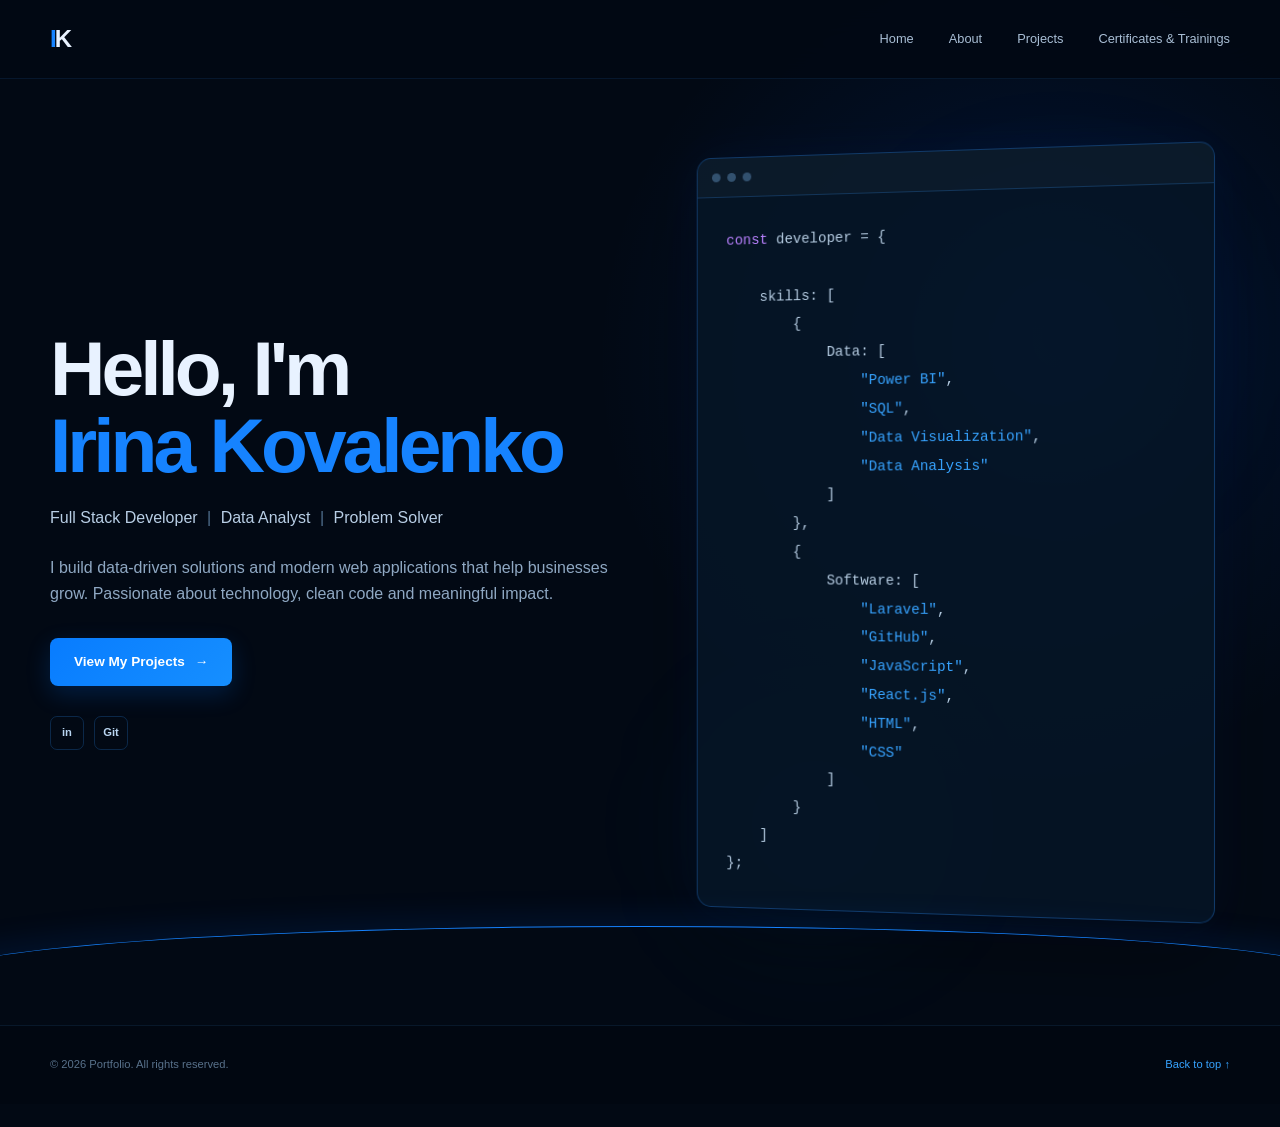
<file: index.html>
<!doctype html>
<html lang="en">
    <head>
        <meta charset="UTF-8" />
        <meta name="viewport" content="width=device-width, initial-scale=1.0" />
        <script type="module" src="/js/loadHeader.js"></script>
        <script type="module" src="/js/loadFooter.js"></script>

        <title>Portfolio</title>

        <link rel="stylesheet" href="/styles.css" />
    </head>

    <body>
        <div id="header"></div>

        <main>
            <section id="home" class="hero section">
                <div class="container hero-grid">
                    <div class="hero-content">
                        <h1>
                            Hello, I'm
                            <span>Irina Kovalenko</span>
                        </h1>

                        <h2>
                            Full Stack Developer
                            <span>|</span>
                            Data Analyst
                            <span>|</span>
                            Problem Solver
                        </h2>

                        <p class="hero-description">
                            I build data-driven solutions and modern web
                            applications that help businesses grow. Passionate
                            about technology, clean code and meaningful impact.
                        </p>

                        <div class="hero-buttons">
                            <a href="pages/projects/" class="btn btn-primary">
                                View My Projects
                                <span>→</span>
                            </a>
                        </div>

                        <div class="social-links">
                            <a
                                href="https://www.linkedin.com/in/irina--kovalenko/"
                                target="_blank"
                                aria-label="LinkedIn"
                                >in</a
                            >
                            <a
                                href="https://github.com/irkovalenko"
                                target="_blank"
                                aria-label="GitHub"
                                >Git</a
                            >
                        </div>
                    </div>

                    <div class="hero-visual">
                        <div class="glow glow-one"></div>
                        <div class="glow glow-two"></div>

                        <div class="code-card">
                            <div class="code-header">
                                <span></span>
                                <span></span>
                                <span></span>
                            </div>

                            <div class="code-content">
                                <pre><code><span class="code-purple">const</span> developer = {

    skills: [
        {
            Data: [
                <span class="code-blue">"Power BI"</span>,
                <span class="code-blue">"SQL"</span>,
                <span class="code-blue">"Data Visualization"</span>,
                <span class="code-blue">"Data Analysis"</span>
            ]
        },
        {
            Software: [
                <span class="code-blue">"Laravel"</span>,
                <span class="code-blue">"GitHub"</span>,
                <span class="code-blue">"JavaScript"</span>,
                <span class="code-blue">"React.js"</span>,
                <span class="code-blue">"HTML"</span>,
                <span class="code-blue">"CSS"</span>
            ]
        }
    ]
};</code></pre>
                            </div>
                        </div>
                    </div>
                </div>

                <div class="hero-wave"></div>
            </section>
                    </div>
                </div>
            </section>
        </main>

        <div id="footer"></div>
    </body>
</html>
</file>
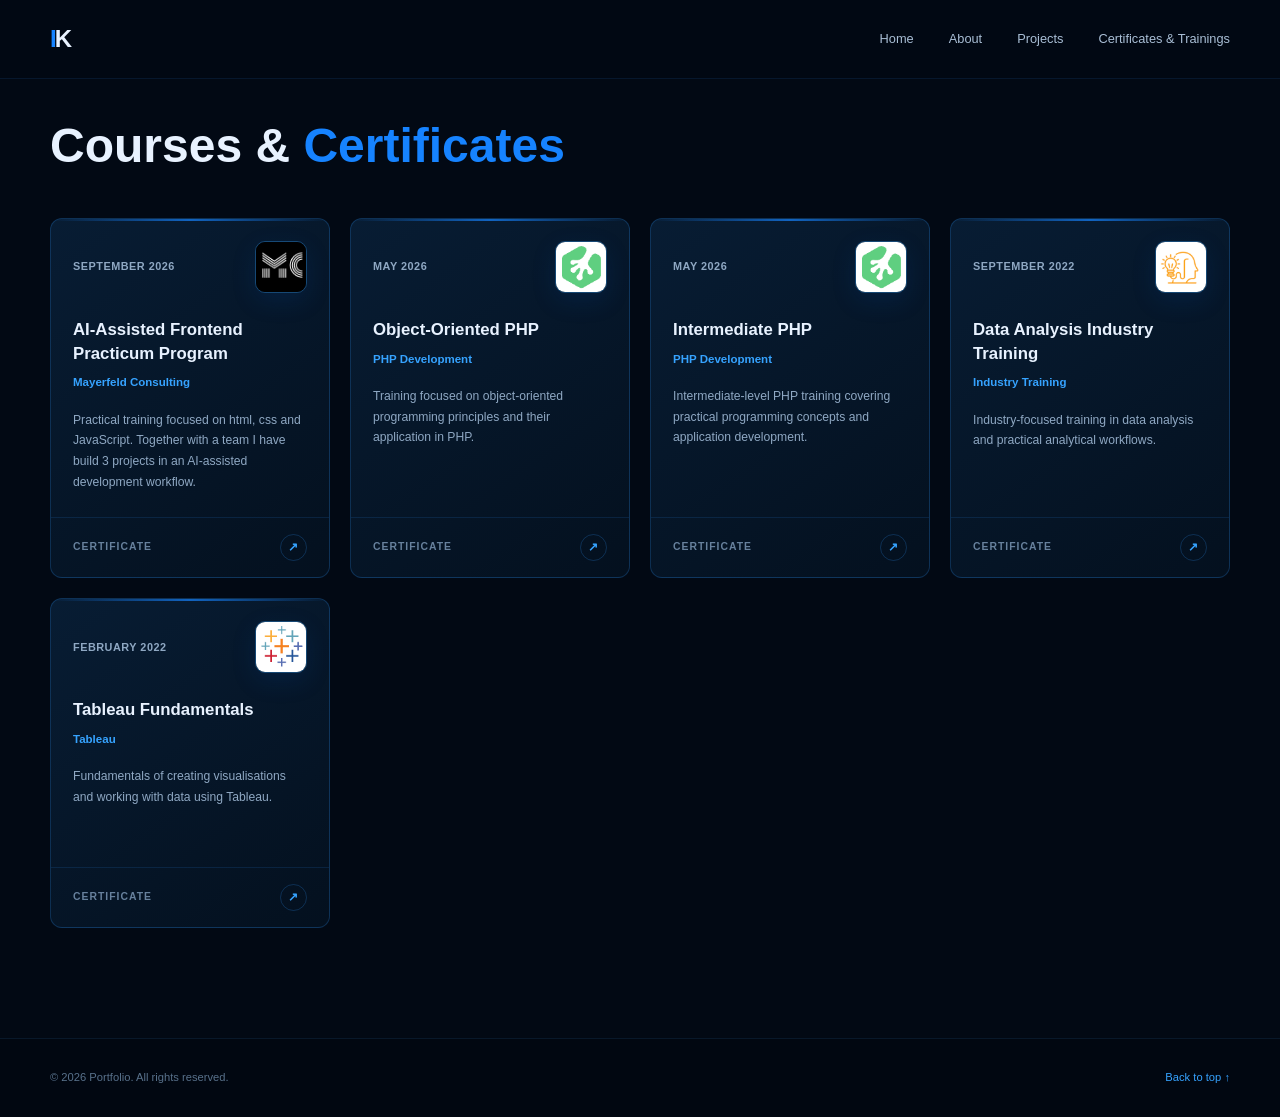
<file: pages/certificates/index.html>
<!doctype html>
<html lang="en">
    <head>
        <meta charset="UTF-8" />
        <meta name="viewport" content="width=device-width, initial-scale=1.0" />
        <script type="module" src="../../../js/loadHeader.js"></script>
        <script type="module" src="../../../js/loadFooter.js"></script>
        <title>Certificates</title>

        <link rel="stylesheet" href="../../../styles.css" />
    </head>

    <body>
        <div id="header"></div>
        <main>
            <div class="section">
                <div class="container">
                    <div class="section-heading">
                        <h2>Courses & <span>Certificates</span></h2>
                    </div>

                    <div class="course-grid"></div>
                </div>
            </div>
        </main>
        <div id="footer"></div>
        <script type="module">
            import { createCourseCard } from '../../../js/components/courseCard.js';
            import { courses } from '../../../js/data/courses.js';

            const courseGrid = document.querySelector('.course-grid');

            courseGrid.innerHTML = courses.map(createCourseCard).join('');
        </script>
    </body>
</html>
</file>
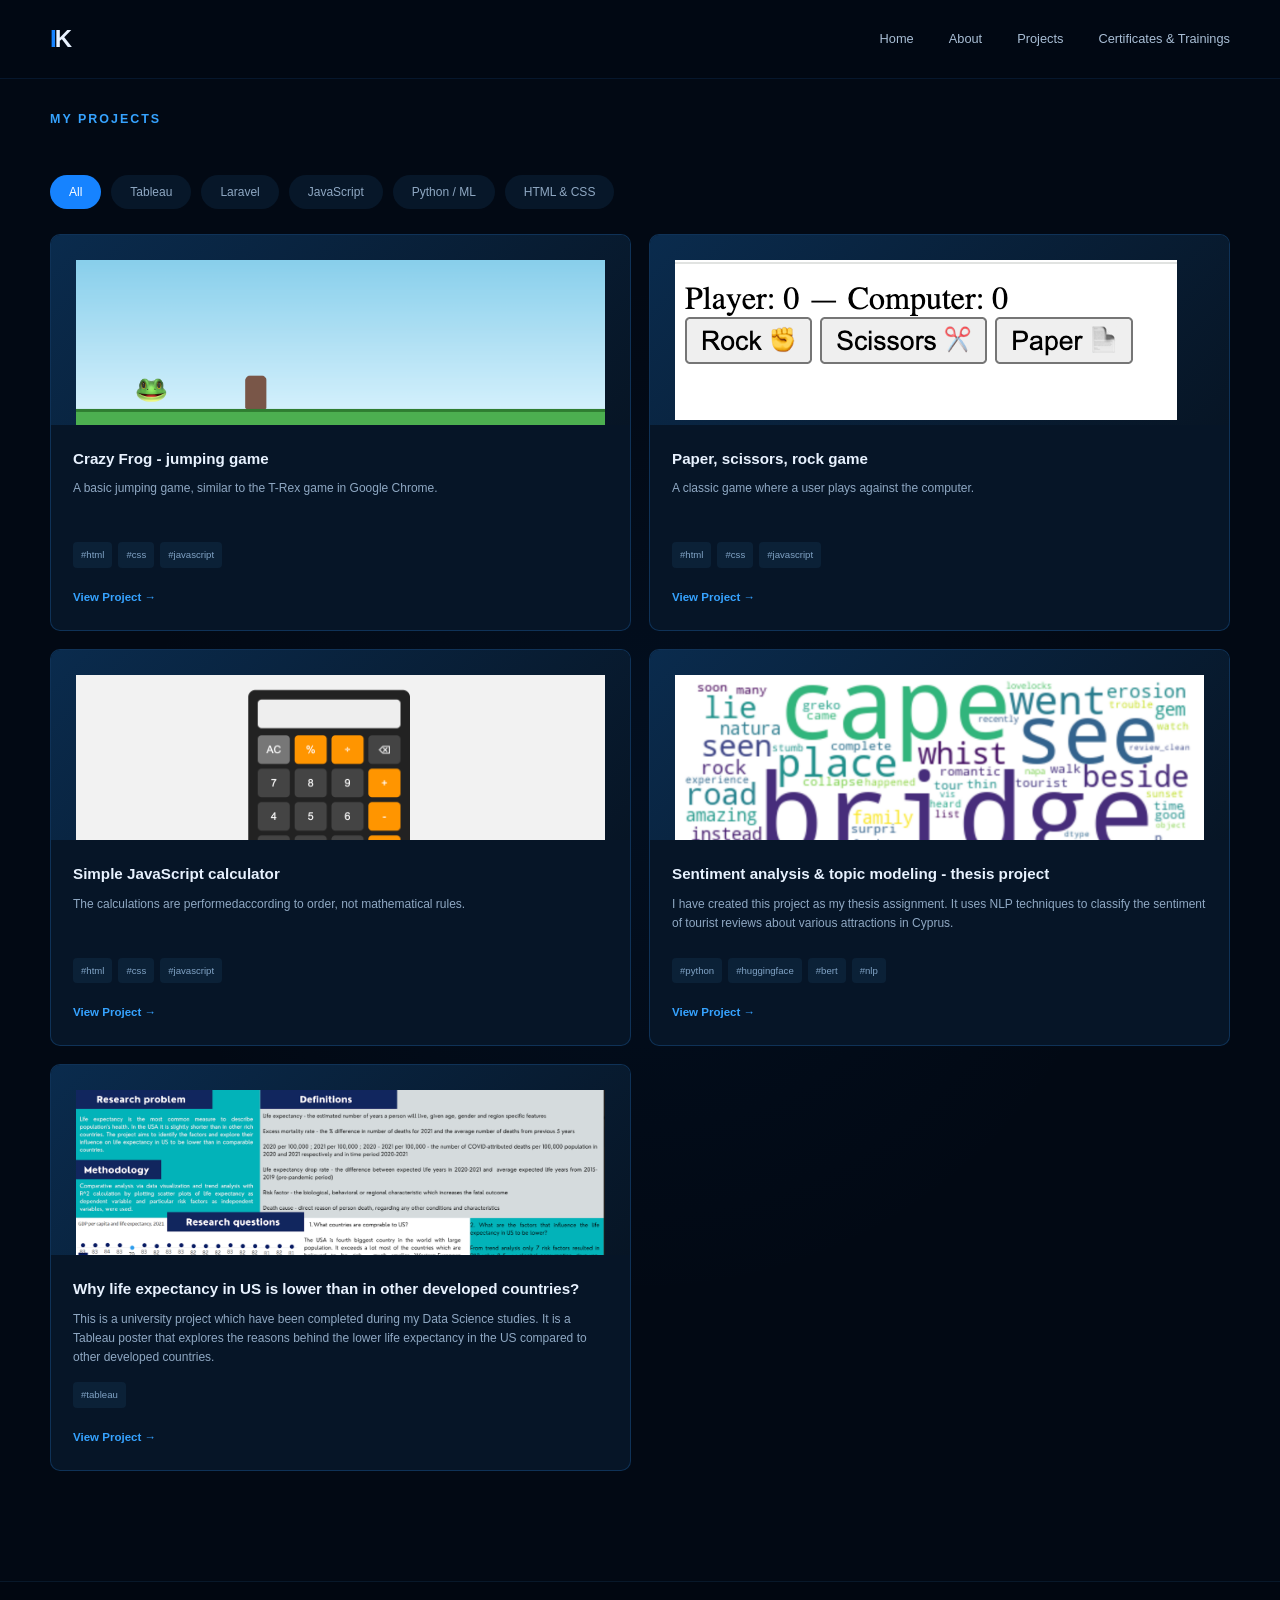
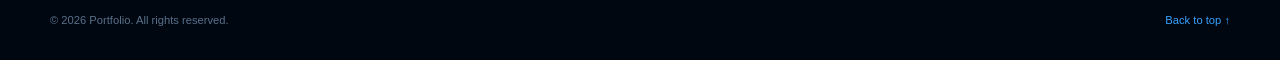
<file: pages/projects/index.html>
<!doctype html>
<html lang="en">

<head>
    <meta charset="UTF-8" />
    <meta name="viewport" content="width=device-width, initial-scale=1.0" />
    <script type="module" src="../../../js/loadHeader.js"></script>
    <script type="module" src="../../../js/loadFooter.js"></script>
    <title>Projects</title>

    <link rel="stylesheet" href="../../../styles.css" />
</head>

<body>
    <div id="header"></div>
    <main>
        <section id="projects" class="section projects-section">
            <div class="container">
                <div class="section-heading">
                    <p class="eyebrow">MY PROJECTS</p>
                </div>

                <div class="project-filters">
                    <button class="active" data-filter="all">All</button>
                    <button data-filter="tableau">Tableau</button>
                    <button data-filter="laravel">Laravel</button>
                    <button data-filter="javascript">JavaScript</button>
                    <button data-filter="python">Python / ML</button>
                    <button data-filter="html"> HTML & CSS</button>
                </div>
                <div class="category-grid"></div>
            </div>
            </div>
    </main>
    <div id="footer"></div>
    <script type="module">
        import { createProjectCard } from '../../../js/components/projectCard.js';
        import { projects } from '../../../js/data/projects.js';

        const projectGrid = document.querySelector('.category-grid');
        const filterContainer = document.querySelector('.project-filters');
        const filterButtons = filterContainer.querySelectorAll('button');
        const filterMap = {
            'Python / ML': ['python', 'ml', 'machine learning'],
            'HTML & CSS': ['html', 'css'],
            'JavaScript': ['javascript', 'js'],
            'Tableau': ['tableau'],
            'Laravel': ['laravel', 'php'],
        };

        function renderProjects(list) {
        projectGrid.innerHTML = list.length
            ? list.map(createProjectCard).join('')
            : '<p>No projects in this category yet.</p>';
    }

        function filterProjects(filter) {
            if (filter === 'all') return projects;
            const matches = filterMap[filter] ?? [filter];
            return projects.filter((p) => p.stack.some((tag) => matches.includes(tag)));
        }

        filterContainer.addEventListener('click', (e) => {
            const button = e.target.closest('button');
            if (!button) return;

            // update active state
            filterButtons.forEach((btn) => btn.classList.remove('active'));
            button.classList.add('active');

            // filter + render
            renderProjects(filterProjects(button.dataset.filter));
        });

        // initial render
        renderProjects(projects);
    </script>
</body>

</html>
</file>
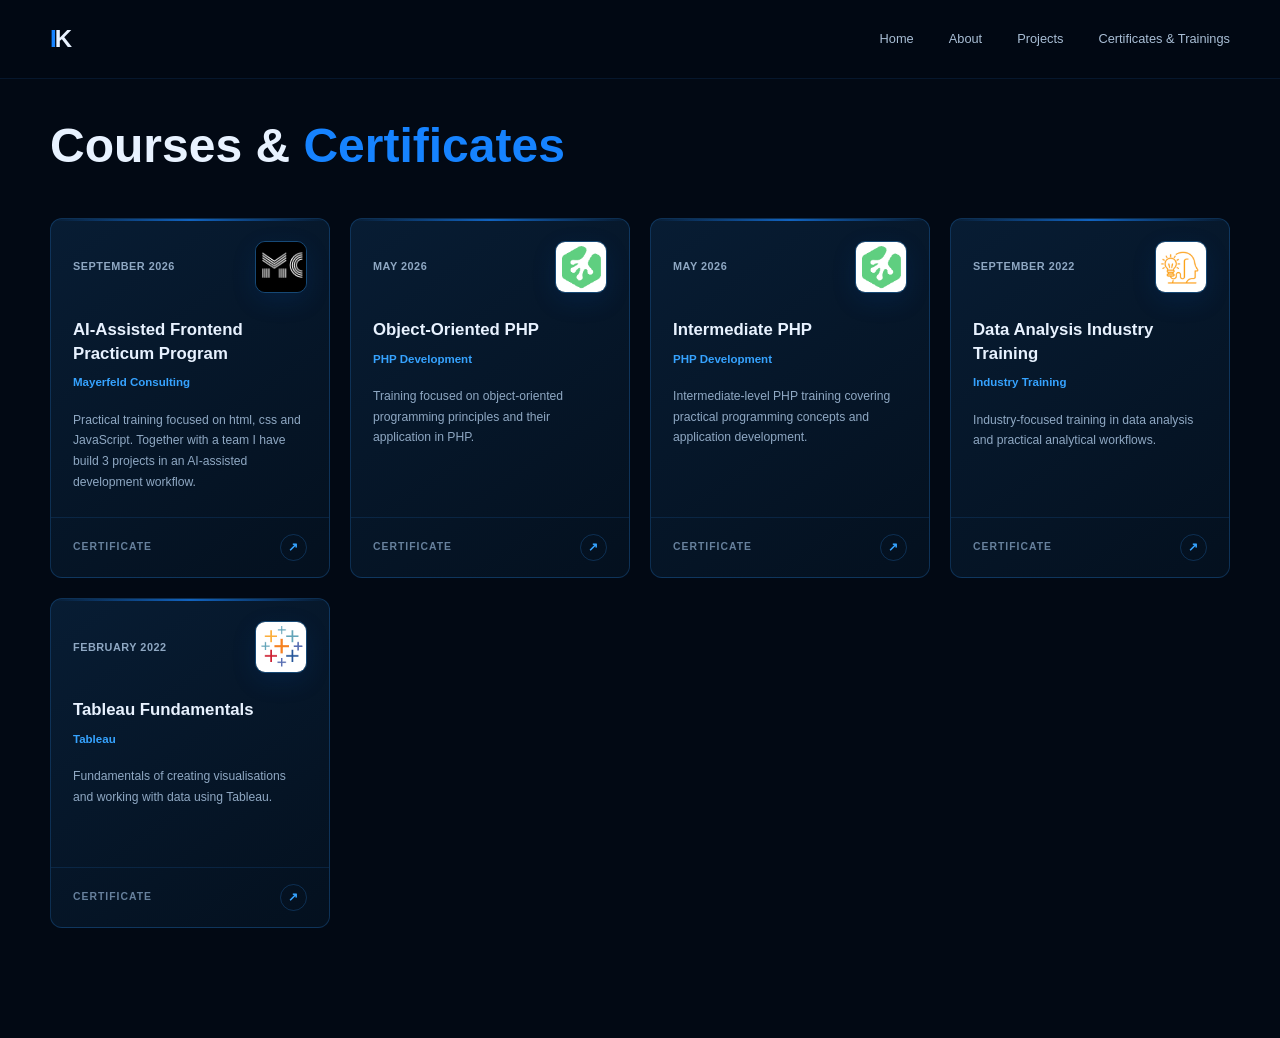
<file: pages/certificates_and_trainings.html>
<!doctype html>
<html lang="en">
    <head>
        <meta charset="UTF-8" />
        <meta name="viewport" content="width=device-width, initial-scale=1.0" />
        <script type="module" src="../../js/loadHeader.js"></script>
        <title>Certificates</title>

        <link rel="stylesheet" href="../../styles.css" />
    </head>

    <body>
        <div id="header"></div>
        <main>
            <div class="section">
                <div class="container">
                    <div class="section-heading">
                        <h2>Courses & <span>Certificates</span></h2>
                    </div>

                    <div class="course-grid"></div>
                </div>
            </div>
        </main>
        <script type="module">
            import { createCourseCard } from '../../js/components/courseCard.js';
            import { courses } from '../../js/data/courses.js';

            const courseGrid = document.querySelector('.course-grid');

            courseGrid.innerHTML = courses.map(createCourseCard).join('');
        </script>
    </body>
</html>
</file>
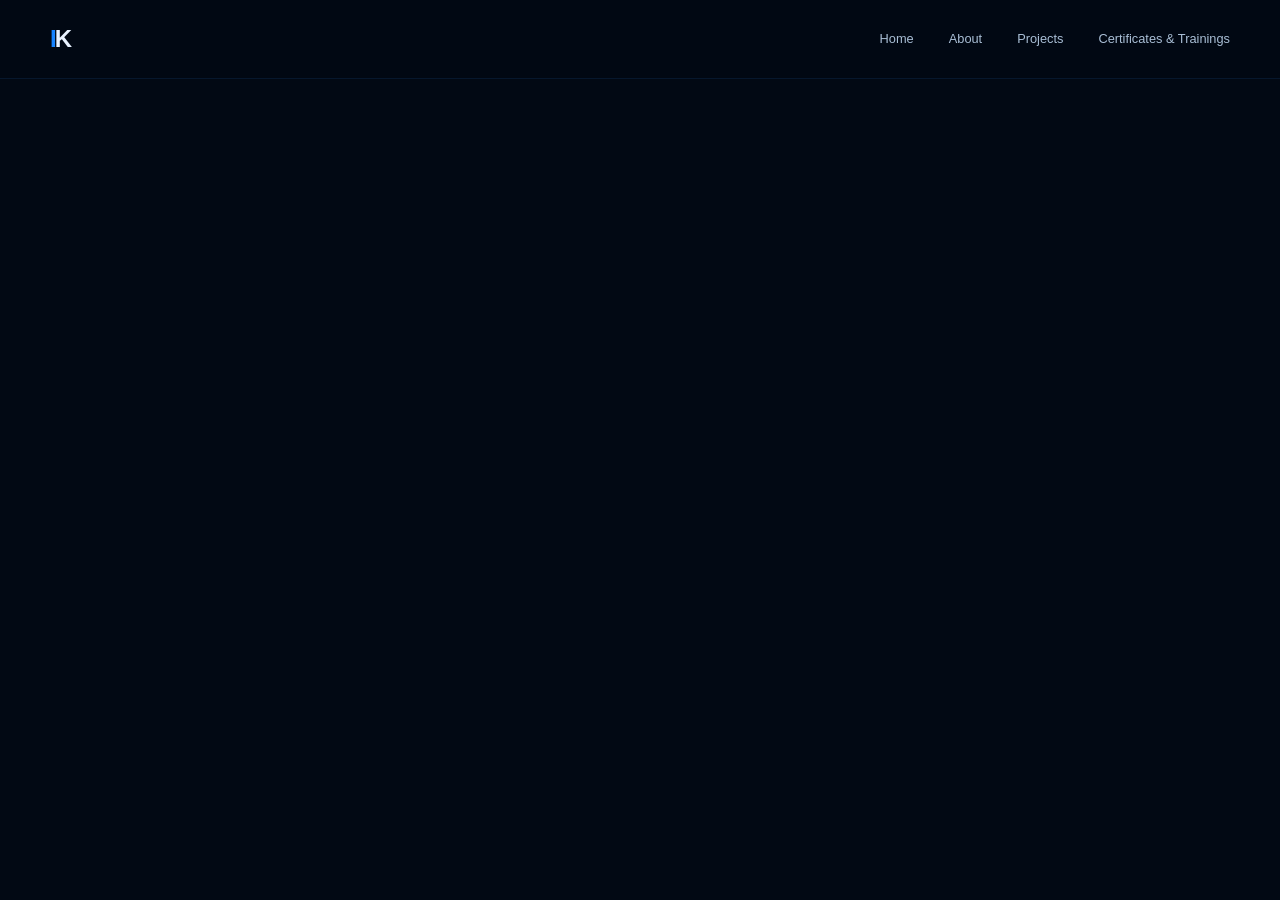
<file: pages/projects.html>
<!doctype html>
<html lang="en">
    <head>
        <meta charset="UTF-8" />
        <meta name="viewport" content="width=device-width, initial-scale=1.0" />
        <script type="module" src="../../js/loadHeader.js"></script>
        <title>Projects</title>

        <link rel="stylesheet" href="../../styles.css" />
    </head>

    <body>
        <div id="header"></div>

        <main></main>
    </body>
</html>
</file>
<file: styles.css>
/* =========================================================
   RESET
========================================================= */

* {
    margin: 0;
    padding: 0;
    box-sizing: border-box;
}

html {
    scroll-behavior: smooth;
}

body {
    font-family: 'Inter', sans-serif;
    background: #020914;
    color: #e8f2ff;
    line-height: 1.6;
}

a {
    color: inherit;
    text-decoration: none;
}

button {
    cursor: pointer;
}

img {
    max-width: 100%;
    display: block;
}

/* =========================================================
   VARIABLES
========================================================= */

:root {
    --bg: #020914;
    --bg-light: #061323;
    --bg-card: #07182b;
    --bg-card-hover: #0a2038;

    --blue: #1683ff;
    --blue-light: #36a3ff;
    --blue-dark: #0757b8;

    --text: #edf6ff;
    --text-muted: #8fa8c3;
    --border: rgba(43, 137, 230, 0.25);

    --glow: rgba(0, 119, 255, 0.25);

    --radius: 10px;
    --transition: 0.3s ease;
}

/* =========================================================
   GENERAL
========================================================= */

.container {
    width: min(1180px, calc(100% - 40px));
    margin: 0 auto;
}

.section {
    padding: 110px 0;
    position: relative;
}

.section-small {
    padding: 80px 0;
}

.section-heading {
    margin-bottom: 45px;
}

.section-heading.center {
    text-align: center;
}

.section-heading h2 {
    font-size: clamp(2rem, 4vw, 3rem);
    line-height: 1.15;
    margin: 8px 0 20px;
}

.section-heading h2 span {
    color: var(--blue);
}

.section-heading h3 {
    font-size: 1.5rem;
}

.section-heading > p:not(.eyebrow) {
    max-width: 650px;
    color: var(--text-muted);
}

.eyebrow {
    color: var(--blue-light);
    font-size: 0.78rem;
    font-weight: 700;
    letter-spacing: 2px;
    text-transform: uppercase;
}

/* =========================================================
   HEADER
========================================================= */

.header {
    position: fixed;
    top: 0;
    left: 0;
    width: 100%;
    z-index: 1000;

    background: rgba(2, 9, 20, 0.88);
    backdrop-filter: blur(18px);

    border-bottom: 1px solid rgba(43, 137, 230, 0.12);
}

.nav-container {
    height: 78px;

    display: flex;
    align-items: center;
    justify-content: space-between;
}

.logo {
    font-size: 1.5rem;
    font-weight: 800;
    letter-spacing: -2px;
}

.logo span {
    color: var(--blue);
}

.nav {
    display: flex;
    align-items: center;
    gap: 35px;
}

.nav a {
    color: #a9bfd6;
    font-size: 0.8rem;
    font-weight: 500;
    transition: var(--transition);
    position: relative;
}

.nav a:hover,
.nav a.active {
    color: white;
}

.nav a.active::after {
    content: '';

    position: absolute;
    left: 0;
    right: 0;
    bottom: -29px;

    height: 2px;

    background: var(--blue);
    box-shadow: 0 0 10px var(--blue);
}

.nav-actions {
    display: flex;
    align-items: center;
    gap: 18px;
}

.theme-btn {
    border: 0;
    background: transparent;
    color: #9fc8f4;
    font-size: 1.2rem;
}

/* =========================================================
   BUTTONS
========================================================= */

.btn {
    display: inline-flex;
    align-items: center;
    justify-content: center;
    gap: 10px;

    padding: 13px 24px;

    border-radius: 8px;

    font-size: 0.85rem;
    font-weight: 600;

    transition: var(--transition);
}

.btn-primary {
    background: linear-gradient(135deg, #087cff, #168fff);

    color: white;

    box-shadow: 0 8px 25px rgba(0, 117, 255, 0.2);
}

.btn-primary:hover {
    transform: translateY(-2px);

    box-shadow: 0 12px 35px rgba(0, 117, 255, 0.35);
}

.btn-outline {
    border: 1px solid rgba(87, 157, 220, 0.5);
    color: #d6eaff;
}

.btn-outline:hover {
    border-color: var(--blue);
    background: rgba(0, 115, 255, 0.08);
}

.btn-small {
    padding: 9px 20px;
}

.full-width {
    width: 100%;
}

/* =========================================================
   HERO
========================================================= */

.hero {
    min-height: 850px;

    display: flex;
    align-items: center;

    padding-top: 150px;

    overflow: hidden;

    background:
        radial-gradient(
            circle at 80% 35%,
            rgba(0, 95, 255, 0.14),
            transparent 35%
        ),
        var(--bg);
}

.hero-grid {
    display: grid;
    grid-template-columns: 1fr 1fr;
    align-items: center;
    gap: 60px;
}

.hero-content {
    position: relative;
    z-index: 2;
}

.hero h1 {
    margin-top: 15px;

    font-size: clamp(3rem, 6vw, 5.2rem);
    line-height: 1;

    letter-spacing: -4px;
}

.hero h1 span {
    display: block;
    color: var(--blue);
}

.hero h2 {
    margin-top: 22px;

    color: #b8cee5;

    font-size: 1rem;
    font-weight: 500;
}

.hero h2 span {
    color: #50708f;
    margin: 0 5px;
}

.hero-description {
    max-width: 590px;
    margin-top: 24px;

    color: var(--text-muted);

    font-size: 1rem;
}

.hero-buttons {
    display: flex;
    gap: 14px;
    margin-top: 32px;
}

.social-links {
    display: flex;
    gap: 10px;
    margin-top: 30px;
}

.social-links a {
    width: 34px;
    height: 34px;

    display: flex;
    align-items: center;
    justify-content: center;

    border: 1px solid var(--border);
    border-radius: 7px;

    color: #b9d5f1;
    font-size: 0.7rem;
    font-weight: 700;

    transition: var(--transition);
}

.social-links a:hover {
    background: var(--blue);
    border-color: var(--blue);
    color: white;
    transform: translateY(-3px);
}

/* =========================================================
   HERO VISUAL
========================================================= */

.hero-visual {
    position: relative;
    min-height: 450px;

    display: flex;
    align-items: center;
    justify-content: center;
}

.code-card {
    width: min(520px, 100%);

    background: rgba(5, 20, 37, 0.9);

    border: 1px solid rgba(39, 129, 230, 0.35);

    border-radius: 15px;

    box-shadow:
        0 30px 80px rgba(0, 0, 0, 0.4),
        0 0 50px rgba(0, 104, 255, 0.08);

    overflow: hidden;

    transform: perspective(1000px) rotateY(-5deg);
}

.code-header {
    height: 40px;

    display: flex;
    align-items: center;

    gap: 7px;

    padding: 0 15px;

    background: rgba(255, 255, 255, 0.025);

    border-bottom: 1px solid var(--border);
}

.code-header span {
    width: 9px;
    height: 9px;
    border-radius: 50%;
    background: #32516f;
}

.code-content {
    padding: 30px;
}

.code-content pre {
    overflow-x: auto;

    font-family: 'Courier New', monospace;

    font-size: 0.9rem;
    line-height: 2;

    color: #b6cde3;
}

.code-purple {
    color: #b981ff;
}

.code-blue {
    color: #36a3ff;
}

.glow {
    position: absolute;

    border-radius: 50%;

    filter: blur(70px);
}

.glow-one {
    width: 220px;
    height: 220px;

    right: 10%;
    top: 10%;

    background: rgba(0, 89, 255, 0.2);
}

.glow-two {
    width: 180px;
    height: 180px;

    left: 10%;
    bottom: 0;

    background: rgba(0, 157, 255, 0.1);
}

.floating-badge {
    position: absolute;

    padding: 11px 17px;

    display: flex;
    align-items: center;
    gap: 9px;

    background: rgba(6, 22, 40, 0.95);

    border: 1px solid var(--border);

    border-radius: 8px;

    font-size: 0.75rem;
    font-weight: 600;

    box-shadow: 0 15px 30px rgba(0, 0, 0, 0.25);
}

.badge-powerbi {
    left: 0;
    bottom: 70px;
}

.badge-laravel {
    right: 0;
    top: 70px;
}

.badge-powerbi strong {
    color: #ffc300;
}

.badge-laravel strong {
    color: #ff4d69;
}

/* =========================================================
   HERO WAVE
========================================================= */

.hero-wave {
    position: absolute;
    bottom: -1px;
    left: -5%;

    width: 110%;
    height: 100px;

    border-top: 1px solid var(--blue);

    border-radius: 50% 50% 0 0;

    box-shadow: 0 -10px 30px rgba(0, 102, 255, 0.1);
}

/* =========================================================
   FOCUS CARDS
========================================================= */

.focus-grid {
    display: grid;

    grid-template-columns: repeat(4, 1fr);

    gap: 18px;
}

.focus-card {
    min-height: 190px;

    padding: 28px;

    background: linear-gradient(
        145deg,
        rgba(8, 30, 53, 0.95),
        rgba(4, 17, 31, 0.95)
    );

    border: 1px solid var(--border);

    border-radius: var(--radius);

    transition: var(--transition);
}

.focus-card:hover {
    transform: translateY(-5px);

    border-color: rgba(30, 143, 255, 0.55);

    box-shadow: 0 15px 40px rgba(0, 80, 180, 0.12);
}

.card-icon {
    color: #52a4ff;

    font-size: 1.7rem;

    margin-bottom: 20px;
}

.laravel-icon {
    color: #ff5266;
}

.focus-card h3 {
    font-size: 1rem;
    margin-bottom: 8px;
}

.focus-card p {
    color: var(--text-muted);
    font-size: 0.78rem;
}

/* =========================================================
   ABOUT
========================================================= */

.about-section {
    background: linear-gradient(
        180deg,
        transparent,
        rgba(5, 29, 53, 0.35),
        transparent
    );
}

.about-grid {
    display: grid;

    grid-template-columns: 1fr 380px;

    gap: 70px;

    align-items: center;
}

.about-text > p {
    max-width: 650px;

    color: var(--text-muted);

    margin-bottom: 18px;
}

.about-info {
    display: flex;
    flex-wrap: wrap;

    gap: 30px;

    margin-top: 35px;
}

.about-info > div {
    display: flex;
    align-items: center;
    gap: 12px;
}

.info-icon {
    width: 38px;
    height: 38px;

    display: flex;
    align-items: center;
    justify-content: center;

    border: 1px solid var(--border);
    border-radius: 8px;

    color: var(--blue-light);
}

.about-info small,
.contact-item small,
.follow small {
    display: block;

    color: #67819d;

    font-size: 0.65rem;
    text-transform: uppercase;
    letter-spacing: 1px;
}

.about-info strong {
    display: block;

    margin-top: 2px;

    font-size: 0.75rem;
}

/* Profile */

.profile-card {
    height: 360px;

    position: relative;

    display: flex;
    align-items: center;
    justify-content: center;

    background: linear-gradient(145deg, #09294a, #061423);

    border: 1px solid var(--border);

    border-radius: 15px;

    overflow: hidden;
}

.profile-avatar {
    width: 200px;
    height: 200px;

    display: flex;
    align-items: center;
    justify-content: center;

    border-radius: 20px;

    background: linear-gradient(135deg, #0c5db8, #071b32);

    border: 1px solid rgba(71, 158, 255, 0.45);

    color: white;

    font-size: 4rem;
    font-weight: 800;

    box-shadow: 0 20px 50px rgba(0, 0, 0, 0.3);
}

.profile-decoration {
    position: absolute;

    width: 260px;
    height: 260px;

    border: 1px solid rgba(29, 137, 255, 0.25);

    border-radius: 25px;

    transform: rotate(12deg);
}

/* =========================================================
   SKILLS
========================================================= */

.skills-section {
    margin-top: 100px;
}

.skill-tabs,
.project-filters {
    display: flex;
    flex-wrap: wrap;

    gap: 10px;

    margin-bottom: 25px;
}

.skill-tabs button,
.project-filters button {
    border: 1px solid transparent;

    background: #071729;

    color: #8fa8c3;

    padding: 9px 18px;

    border-radius: 20px;

    font-size: 0.75rem;

    transition: var(--transition);
}

.skill-tabs button:hover,
.skill-tabs button.active,
.project-filters button:hover,
.project-filters button.active {
    background: var(--blue);
    color: white;
}

.skills-grid {
    display: grid;

    grid-template-columns: repeat(6, 1fr);

    gap: 14px;
}

.skill-card {
    min-height: 105px;

    display: flex;
    flex-direction: column;

    justify-content: center;
    align-items: center;

    gap: 10px;

    background: #061527;

    border: 1px solid var(--border);

    border-radius: 9px;

    transition: var(--transition);
}

.skill-card:hover {
    border-color: var(--blue);
    transform: translateY(-3px);
}

.skill-card span {
    color: var(--blue-light);
    font-size: 1.4rem;
    font-weight: 700;
}

.skill-card strong {
    font-size: 0.75rem;
}

/* =========================================================
   STRENGTHS
========================================================= */

.strengths {
    margin-top: 90px;
}

.strength-grid {
    display: grid;

    grid-template-columns: repeat(4, 1fr);

    gap: 18px;
}

.strength-grid article {
    padding: 25px;

    background: #061527;

    border: 1px solid var(--border);

    border-radius: 9px;
}

.strength-icon {
    color: var(--blue-light);

    font-size: 1.4rem;

    margin-bottom: 15px;
}

.strength-grid h4 {
    margin-bottom: 7px;

    font-size: 0.9rem;
}

.strength-grid p {
    color: var(--text-muted);

    font-size: 0.75rem;
}

/* =========================================================
   PROJECTS
========================================================= */

.projects-section {
    background: radial-gradient(
        circle at 50% 50%,
        rgba(0, 85, 170, 0.08),
        transparent 50%
    );
}

.project-filters {
    margin-top: 35px;
}

/* Category cards */

.category-grid {
    display: grid;

    grid-template-columns: repeat(2, 1fr);

    gap: 18px;
}

.category-card {
    display: flex;
    gap: 22px;

    padding: 25px;

    background: linear-gradient(145deg, #071a2e, #041221);

    border: 1px solid var(--border);

    border-radius: 10px;

    transition: var(--transition);
}

.category-card:hover {
    border-color: rgba(33, 144, 255, 0.55);

    transform: translateY(-4px);

    box-shadow: 0 20px 40px rgba(0, 80, 160, 0.1);
}

.category-icon {
    min-width: 55px;
    height: 55px;

    display: flex;
    align-items: center;
    justify-content: center;

    background: #0a2139;

    border-radius: 10px;

    color: var(--blue-light);

    font-size: 1.5rem;
}

.category-icon.laravel {
    color: #ff5266;
}

.category-icon.react {
    color: #5db6ff;
}

.category-icon.tools {
    color: #8da9c7;
}

.category-title {
    display: flex;
    align-items: center;
    justify-content: space-between;

    gap: 30px;
}

.category-title h3 {
    font-size: 1rem;
}

.category-title span {
    width: 25px;
    height: 25px;

    display: flex;
    align-items: center;
    justify-content: center;

    border-radius: 50%;

    background: #0b2946;

    color: #7ca4c9;

    font-size: 0.65rem;
}

.category-content p {
    margin: 8px 0 14px;

    color: var(--text-muted);

    font-size: 0.75rem;
}

.category-content a,
.project-body a {
    color: var(--blue-light);

    font-size: 0.72rem;
    font-weight: 600;
}

/* =========================================================
   PROJECT CATEGORY
========================================================= */

.project-category {
    margin-top: 90px;

    padding-top: 70px;

    border-top: 1px solid rgba(50, 120, 190, 0.15);
}

.category-header {
    display: flex;
    justify-content: space-between;
    align-items: flex-end;

    margin-bottom: 30px;
}

.category-header h3 {
    margin-top: 8px;

    font-size: 1.7rem;
}

.category-header > div > p:last-child {
    color: var(--text-muted);

    margin-top: 5px;
}

.powerbi-text {
    color: #ffc400;
}

.back-link {
    color: var(--blue-light);

    font-size: 0.75rem;
}

/* =========================================================
   PROJECT CARDS
========================================================= */

.project-grid {
    display: grid;

    grid-template-columns: repeat(2, 1fr);

    gap: 20px;
}

.project-card {
    overflow: hidden;

    background: #061527;

    border: 1px solid var(--border);

    border-radius: 10px;

    transition: var(--transition);
}

.project-card:hover {
    transform: translateY(-5px);

    border-color: rgba(38, 144, 255, 0.5);
}

.project-image {
    height: 190px;

    position: relative;

    overflow: hidden;

    background: linear-gradient(135deg, #0a2b4d, #071525);
}

.dashboard-one,
.dashboard-two,
.dashboard-three,
.dashboard-four {
    padding: 25px;
}

.fake-chart {
    height: 120px;

    display: flex;

    align-items: flex-end;

    gap: 12px;

    padding: 15px;

    background: #071b30;

    border-radius: 7px;
}

.fake-chart div {
    flex: 1;

    background: linear-gradient(to top, #086fe3, #44a8ff);

    border-radius: 3px 3px 0 0;
}

.fake-chart div:nth-child(1) {
    height: 45%;
}

.fake-chart div:nth-child(2) {
    height: 70%;
}

.fake-chart div:nth-child(3) {
    height: 55%;
}

.fake-chart div:nth-child(4) {
    height: 90%;
}

.fake-pie {
    width: 130px;
    height: 130px;

    margin: 5px auto;

    border-radius: 50%;

    background: conic-gradient(
        #1683ff 0 35%,
        #1f5fa5 35% 65%,
        #173957 65% 100%
    );

    box-shadow: 0 0 0 18px #071b30;
}

.fake-bars {
    height: 130px;

    display: flex;

    align-items: flex-end;

    gap: 15px;

    padding: 15px 30px;

    background: #071b30;
}

.fake-bars i {
    flex: 1;

    display: block;

    background: #1683ff;

    border-radius: 3px 3px 0 0;
}

.fake-bars i:nth-child(1) {
    height: 40%;
}

.fake-bars i:nth-child(2) {
    height: 65%;
}

.fake-bars i:nth-child(3) {
    height: 50%;
}

.fake-bars i:nth-child(4) {
    height: 85%;
}

.fake-bars i:nth-child(5) {
    height: 70%;
}

.fake-circle {
    width: 140px;
    height: 140px;

    margin: 5px auto;

    border-radius: 50%;

    border: 25px solid #1683ff;

    border-right-color: #123b60;
    border-bottom-color: #0c2944;
}

.project-body {
    padding: 22px;
}

.project-body h4 {
    font-size: 0.95rem;
    margin-bottom: 8px;
}

.project-body p {
    min-height: 48px;

    color: var(--text-muted);

    font-size: 0.75rem;
}

.tags {
    display: flex;
    flex-wrap: wrap;

    gap: 6px;

    margin: 15px 0;
}

.tags span {
    padding: 5px 8px;

    background: #0b2137;

    border-radius: 4px;

    color: #80a3c5;

    font-size: 0.6rem;
}

/* =========================================================
   COURSE / CERTIFICATE CARDS
========================================================= */

.course-grid {
    display: grid;
    grid-template-columns: repeat(auto-fit, minmax(280px, 1fr));
    gap: 20px;
}

.course-card {
    position: relative;
    display: flex;
    flex-direction: column;
    min-height: 330px;

    background: linear-gradient(
        145deg,
        rgba(8, 30, 53, 0.95),
        rgba(4, 17, 31, 0.95)
    );

    border: 1px solid var(--border);
    border-radius: 12px;

    overflow: hidden;
    transition: var(--transition);
}

.course-card::before {
    content: '';

    position: absolute;
    top: 0;
    left: 0;
    width: 100%;
    height: 2px;

    background: linear-gradient(90deg, transparent, var(--blue), transparent);

    opacity: 0.7;
}

.course-card:hover {
    transform: translateY(-6px);

    border-color: rgba(30, 143, 255, 0.6);

    box-shadow:
        0 20px 50px rgba(0, 70, 160, 0.16),
        0 0 30px rgba(0, 115, 255, 0.05);
}

.course-card-top {
    display: flex;
    align-items: center;
    justify-content: space-between;

    padding: 22px 22px 0;
}

.course-date {
    color: var(--text-muted);

    font-size: 0.68rem;
    font-weight: 600;

    letter-spacing: 0.5px;
    text-transform: uppercase;
}

.course-image {
    width: 52px;
    height: 52px;

    object-fit: cover;

    border-radius: 10px;

    border: 1px solid rgba(54, 163, 255, 0.35);

    box-shadow: 0 8px 25px rgba(0, 80, 180, 0.15);

    transition: var(--transition);
}

.course-card:hover .course-image {
    transform: scale(1.05);
    border-color: var(--blue);
}

.course-card-body {
    padding: 25px 22px;
    flex: 1;
}

.course-card-body h3 {
    margin-bottom: 8px;

    font-size: 1.05rem;
    line-height: 1.4;
}

.course-organisation {
    margin-bottom: 18px;

    color: var(--blue-light);

    font-size: 0.72rem;
    font-weight: 600;
}

.course-description {
    color: var(--text-muted);

    font-size: 0.76rem;
    line-height: 1.7;
}

.course-card-footer {
    display: flex;
    align-items: center;
    justify-content: space-between;

    padding: 16px 22px;

    border-top: 1px solid rgba(43, 137, 230, 0.15);

    color: #67819d;

    font-size: 0.65rem;
    font-weight: 600;

    text-transform: uppercase;
    letter-spacing: 1px;
}

.course-arrow {
    width: 27px;
    height: 27px;

    display: flex;
    align-items: center;
    justify-content: center;

    border: 1px solid var(--border);
    border-radius: 50%;

    color: var(--blue-light);

    font-size: 0.75rem;

    transition: var(--transition);
}

.course-card:hover .course-arrow {
    background: var(--blue);
    border-color: var(--blue);
    color: white;
    transform: translate(2px, -2px);
}

/* =========================================================
   STUDY (EDUCATION)
========================================================= */

.study-section {
    padding-top: 70px;
}

.study-list {
    position: relative;

    max-width: 850px;
    margin-left: 10px;

    border-left: 1px solid rgba(43, 137, 230, 0.25);
}

.study-item {
    position: relative;

    display: grid;
    grid-template-columns: 200px 1fr;
    gap: 35px;

    padding: 0 0 45px 35px;
}

.study-item:last-child {
    padding-bottom: 0;
}

/* timeline dot */

.study-item::before {
    content: '';

    position: absolute;
    left: -5px;
    top: 6px;

    width: 9px;
    height: 9px;

    border-radius: 50%;
    background: var(--blue);

    box-shadow:
        0 0 0 5px var(--bg),
        0 0 15px rgba(22, 131, 255, 0.5);
}

.date-and-organisation {
    display: flex;
    flex-direction: column;
    gap: 4px;
}

.study-date {
    color: var(--blue-light);

    font-size: 0.72rem;
    font-weight: 600;
    letter-spacing: 0.5px;
}

.study-university {
    color: var(--text-muted);

    font-size: 0.78rem;
    line-height: 1.4;
}

.study-content h3 {
    margin: 0;

    color: var(--text);

    font-size: 1.05rem;
    font-weight: 600;
    line-height: 1.4;
}

.study-content h3::after {
    content: '';

    display: block;

    width: 30px;
    height: 1px;
    margin-top: 12px;

    background: var(--blue);
    opacity: 0.6;
}

/* =========================================================
   FOOTER
========================================================= */

.footer {
    border-top: 1px solid rgba(52, 120, 190, 0.15);

    padding: 30px 0;

    background: #010711;
}

.footer-content {
    display: flex;

    align-items: center;
    justify-content: space-between;
}

.footer p {
    color: #58718b;

    font-size: 0.7rem;
}

.footer > .container > a:last-child {
    color: var(--blue-light);

    font-size: 0.7rem;
}

.rounded-img {
    border-radius: 12px;
}

.section-title {
    display: flex;
    align-items: center;
    gap: 8px;
    margin-bottom: 30px;
}

.section-title svg {
    width: 20px;
    height: 20px;
    color: var(--blue-light);
}

.section-title .eyebrow {
    margin: 0;
}

.education-info {
    display: grid;
    grid-template-columns: 120px 1fr;
    gap: 10px 20px;
}

.education-info small {
    color: #67819d;
    font-size: 0.65rem;
}

.education-info strong {
    font-size: 0.85rem;
}
/* =========================================================
   RESPONSIVE
========================================================= */

@media (max-width: 1000px) {
    .hero-grid {
        grid-template-columns: 1fr;
    }

    .hero-content {
        text-align: center;
    }

    .hero-description {
        margin-left: auto;
        margin-right: auto;
    }

    .hero-buttons,
    .social-links {
        justify-content: center;
    }

    .hero-visual {
        max-width: 650px;
        width: 100%;
        margin: 0 auto;
    }

    .focus-grid {
        grid-template-columns: repeat(2, 1fr);
    }

    .skills-grid {
        grid-template-columns: repeat(3, 1fr);
    }

    .strength-grid {
        grid-template-columns: repeat(2, 1fr);
    }

    .about-grid {
        grid-template-columns: 1fr;
    }

    .profile-card {
        max-width: 450px;
    }

    .contact-grid {
        grid-template-columns: 1fr;
        gap: 40px;
    }
}

@media (max-width: 700px) {
    .container {
        width: min(100% - 28px, 1180px);
    }

    .section {
        padding: 80px 0;
    }

    .nav-container {
        height: auto;
        flex-direction: column;
        align-items: flex-start;
        gap: 6px;
        padding: 12px 0 0;
    }

    .nav {
        width: 100%;
        gap: 22px;
        padding-bottom: 12px;

        overflow-x: auto;
        white-space: nowrap;
        scrollbar-width: none; /* Firefox */
    }

    .nav a {
        flex-shrink: 0;
    }

    .nav::-webkit-scrollbar {
        display: none; /* Chrome/Safari */
    }

    .nav a.active::after {
        bottom: -6px; /* underline sits closer now */
    }

    .nav-actions {
        margin-left: auto;
    }

    .hero {
        padding-top: 120px;
    }

    .hero h1 {
        font-size: 3.2rem;
    }

    .hero h2 {
        line-height: 1.8;
    }

    .hero-buttons {
        flex-direction: column;
    }

    .hero-buttons .btn {
        width: 100%;
    }

    .hero-visual {
        min-height: 360px;
    }

    .study-list {
        margin-left: 5px;
    }

    .study-item {
        grid-template-columns: 1fr;
        gap: 8px;

        padding-left: 30px;
        padding-bottom: 35px;
    }

    .study-content h3 {
        font-size: 0.95rem;
    }

    .code-content {
        padding: 20px;
    }

    .code-content pre {
        font-size: 0.68rem;
    }

    .floating-badge {
        display: none;
    }

    .focus-grid,
    .category-grid,
    .project-grid {
        grid-template-columns: 1fr;
    }

    .skills-grid {
        grid-template-columns: repeat(2, 1fr);
    }

    .strength-grid {
        grid-template-columns: 1fr;
    }

    .about-info {
        flex-direction: column;
    }

    .category-header {
        flex-direction: column;
        align-items: flex-start;
        gap: 20px;
    }

    .contact-form {
        padding: 20px;
    }

    .footer-content {
        flex-direction: column;
        gap: 15px;
        text-align: center;
    }
}

@media (max-width: 450px) {
    .hero h1 {
        font-size: 2.7rem;
    }

    .skills-grid {
        grid-template-columns: 1fr 1fr;
    }

    .skill-card {
        min-height: 90px;
    }

    .category-card {
        flex-direction: column;
    }

    .category-icon {
        width: 55px;
    }
}
</file>
